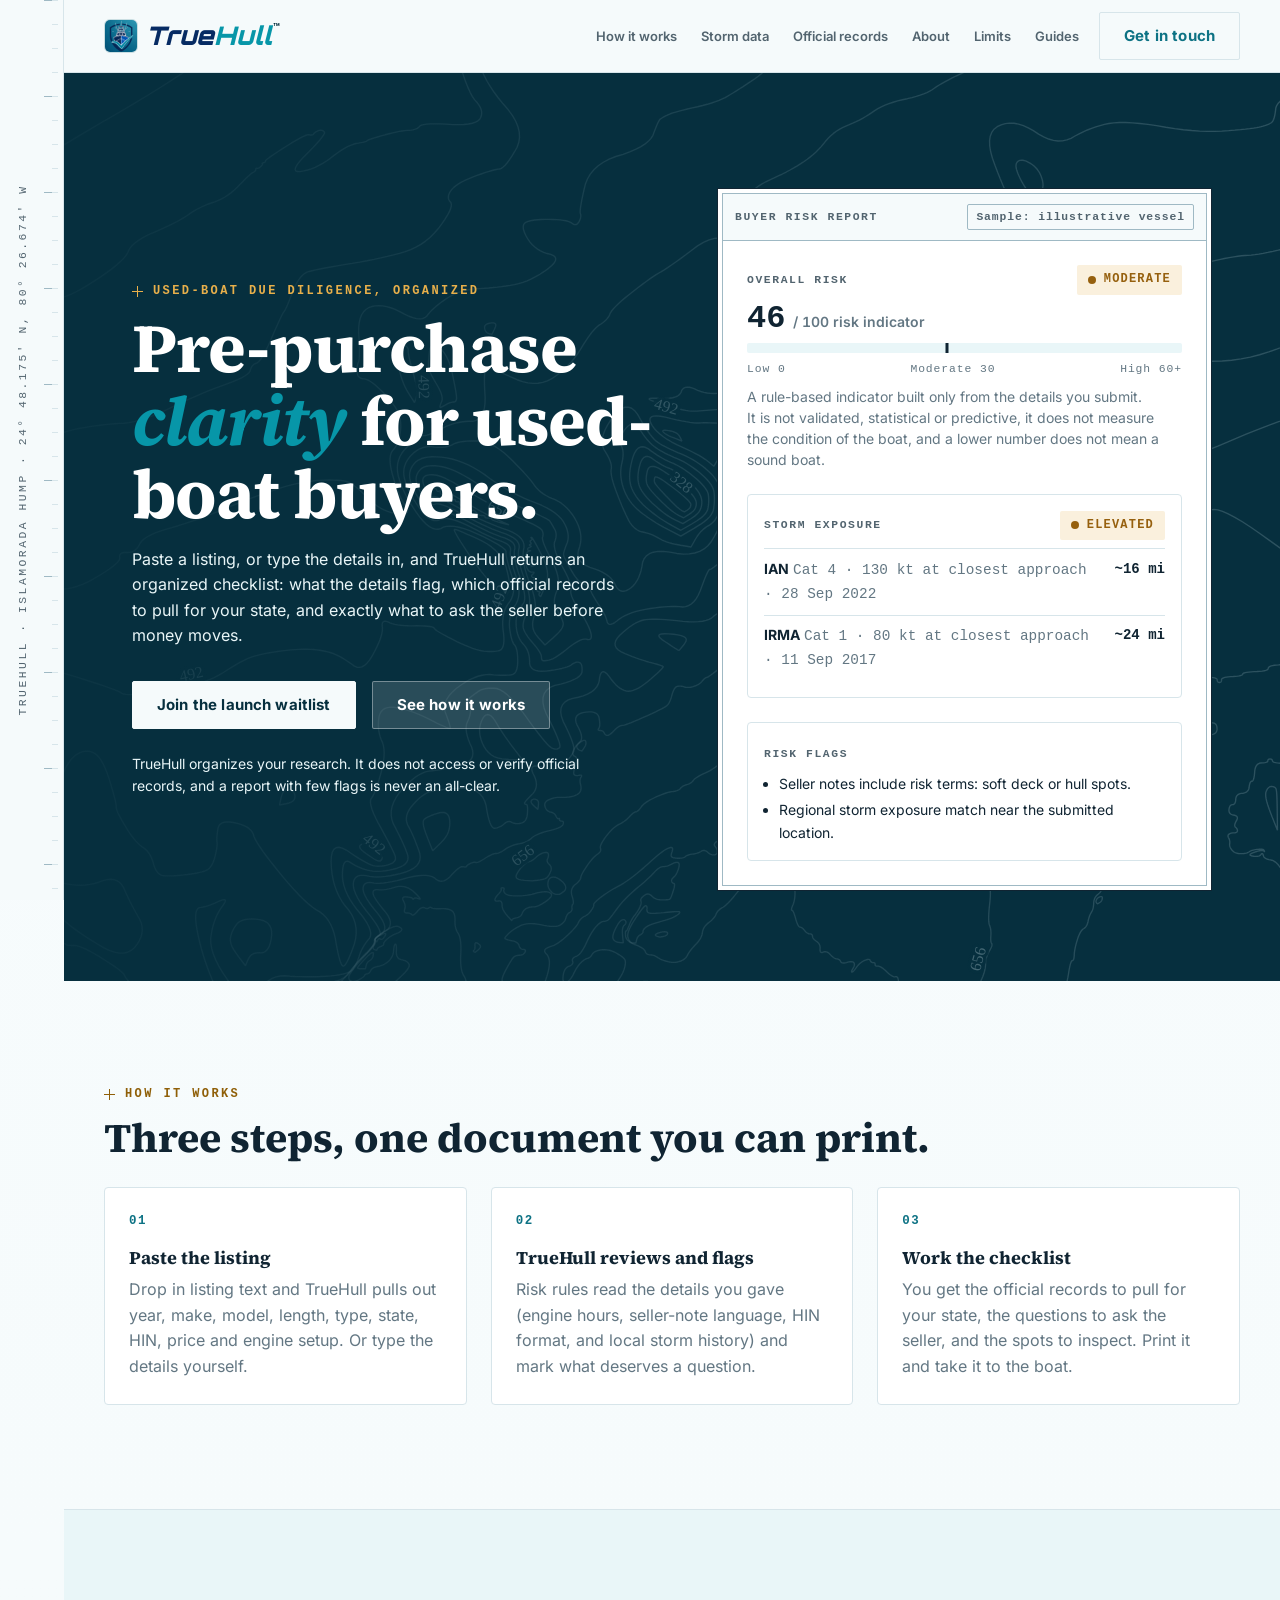
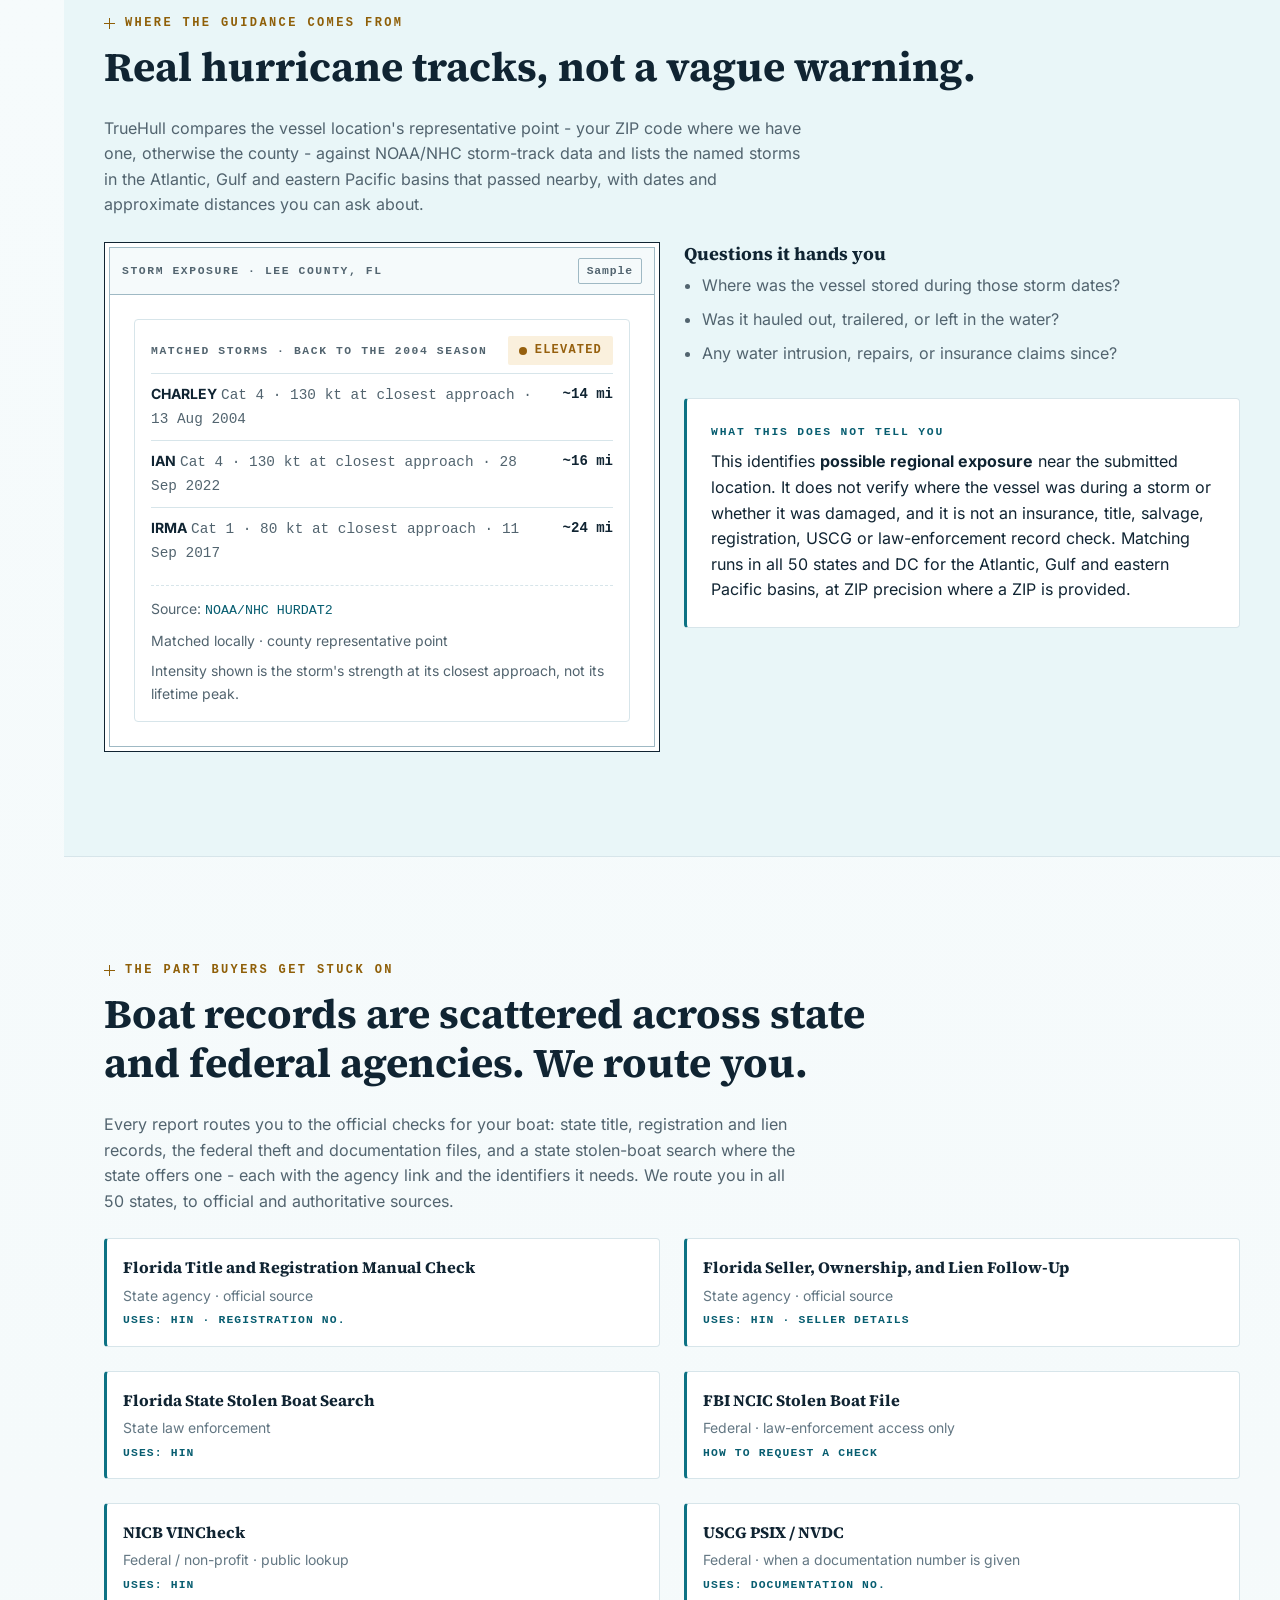
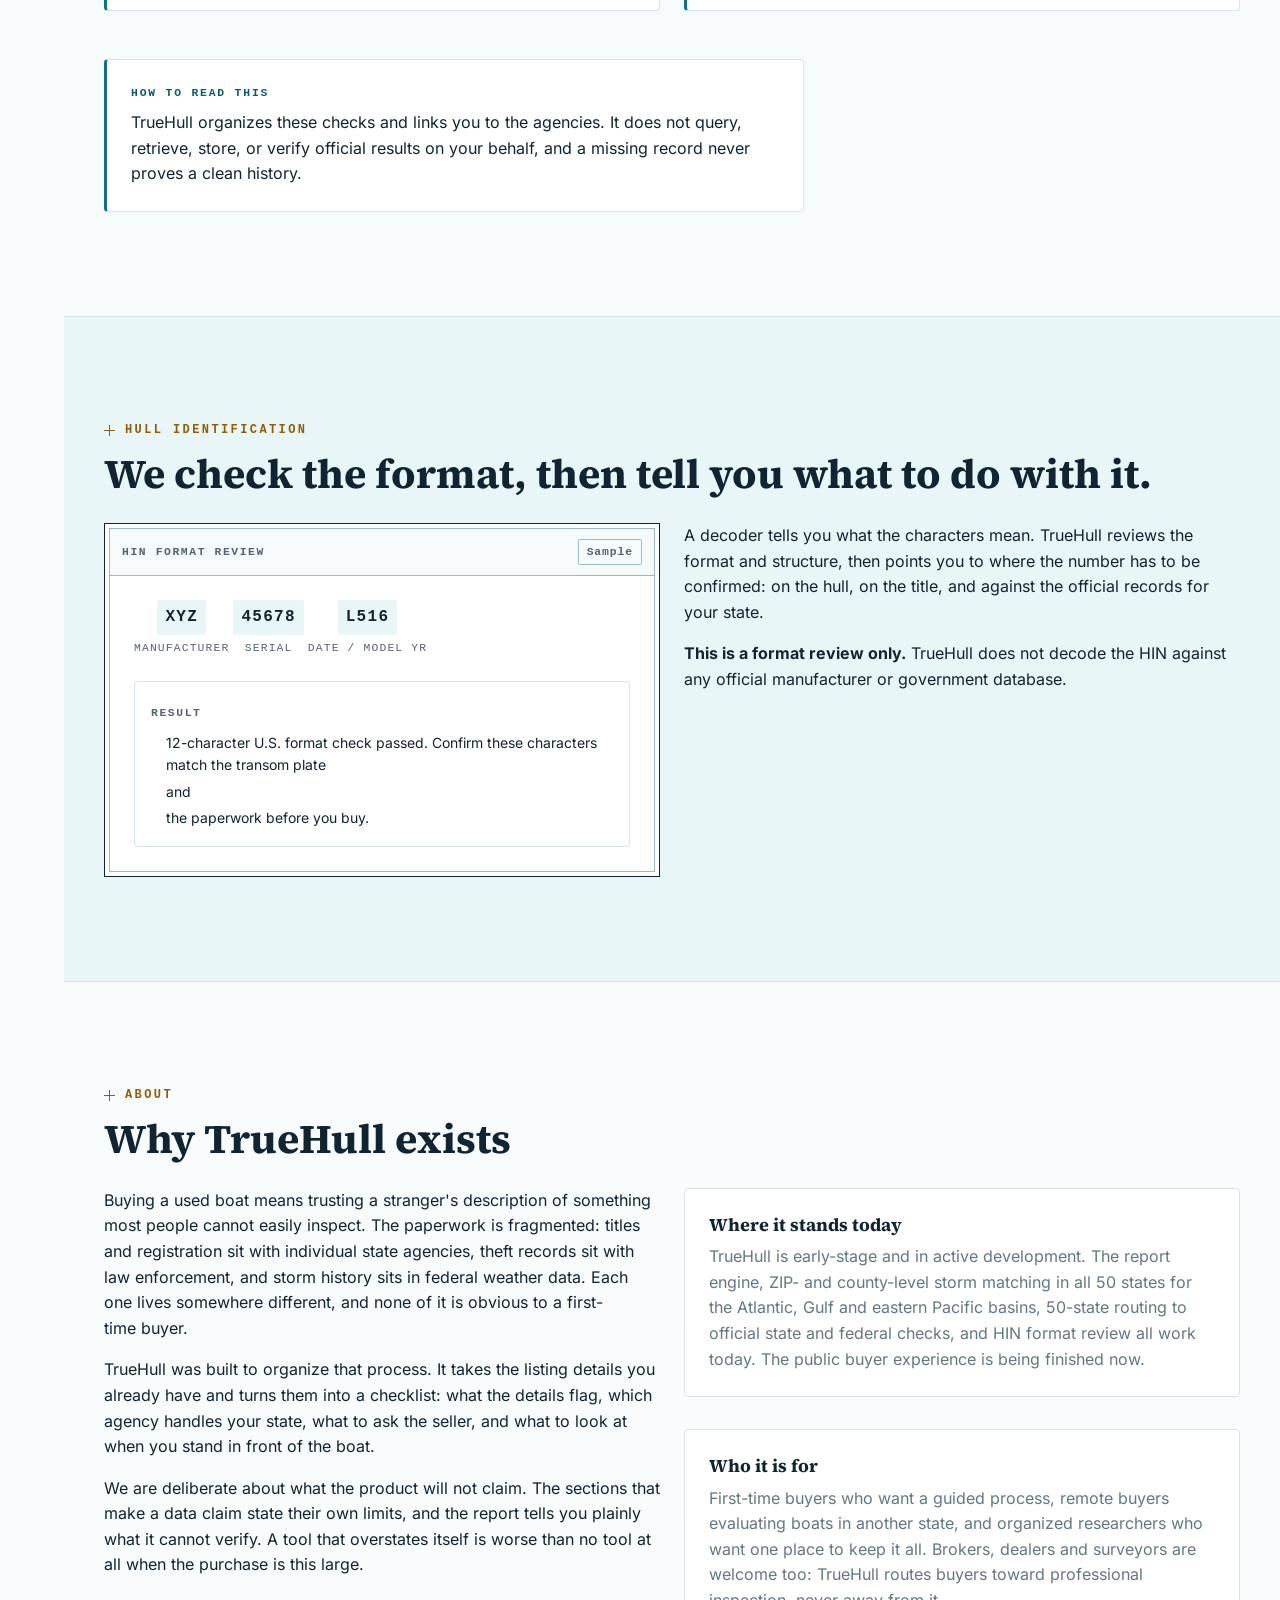
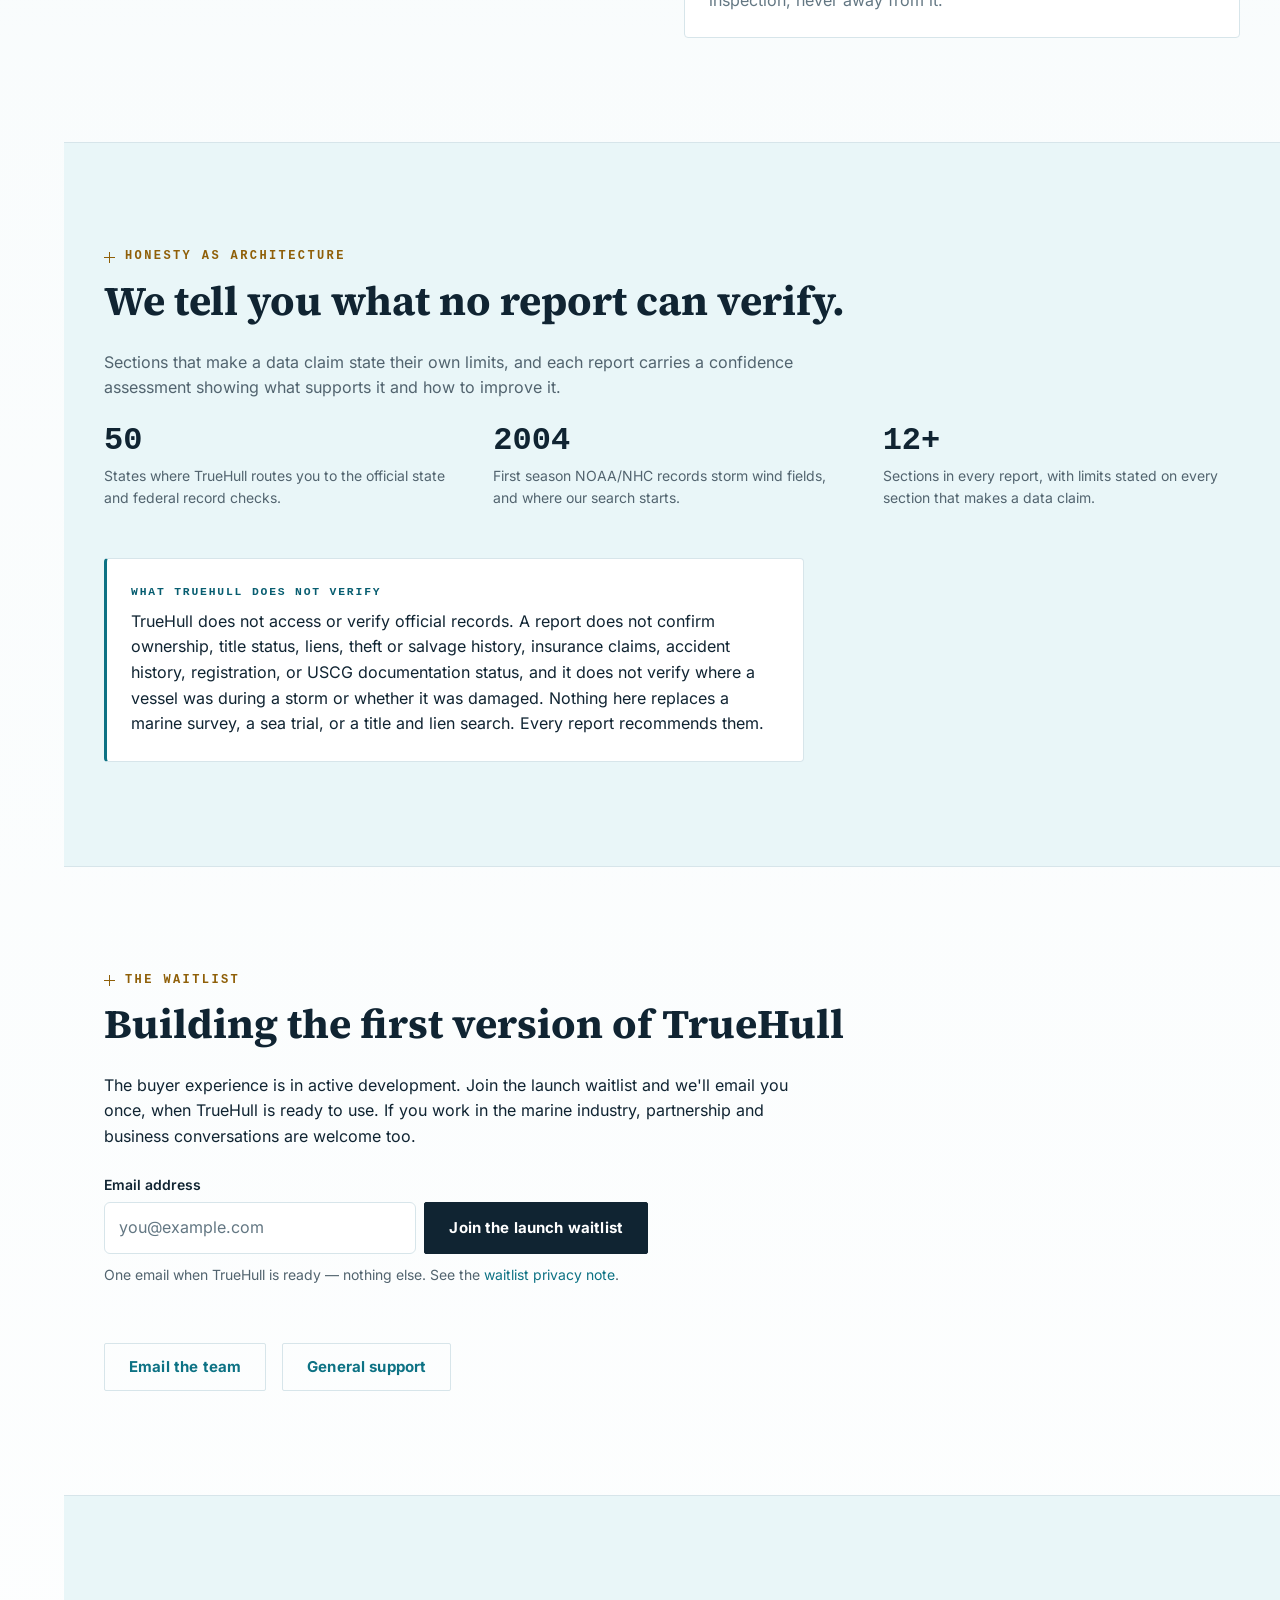
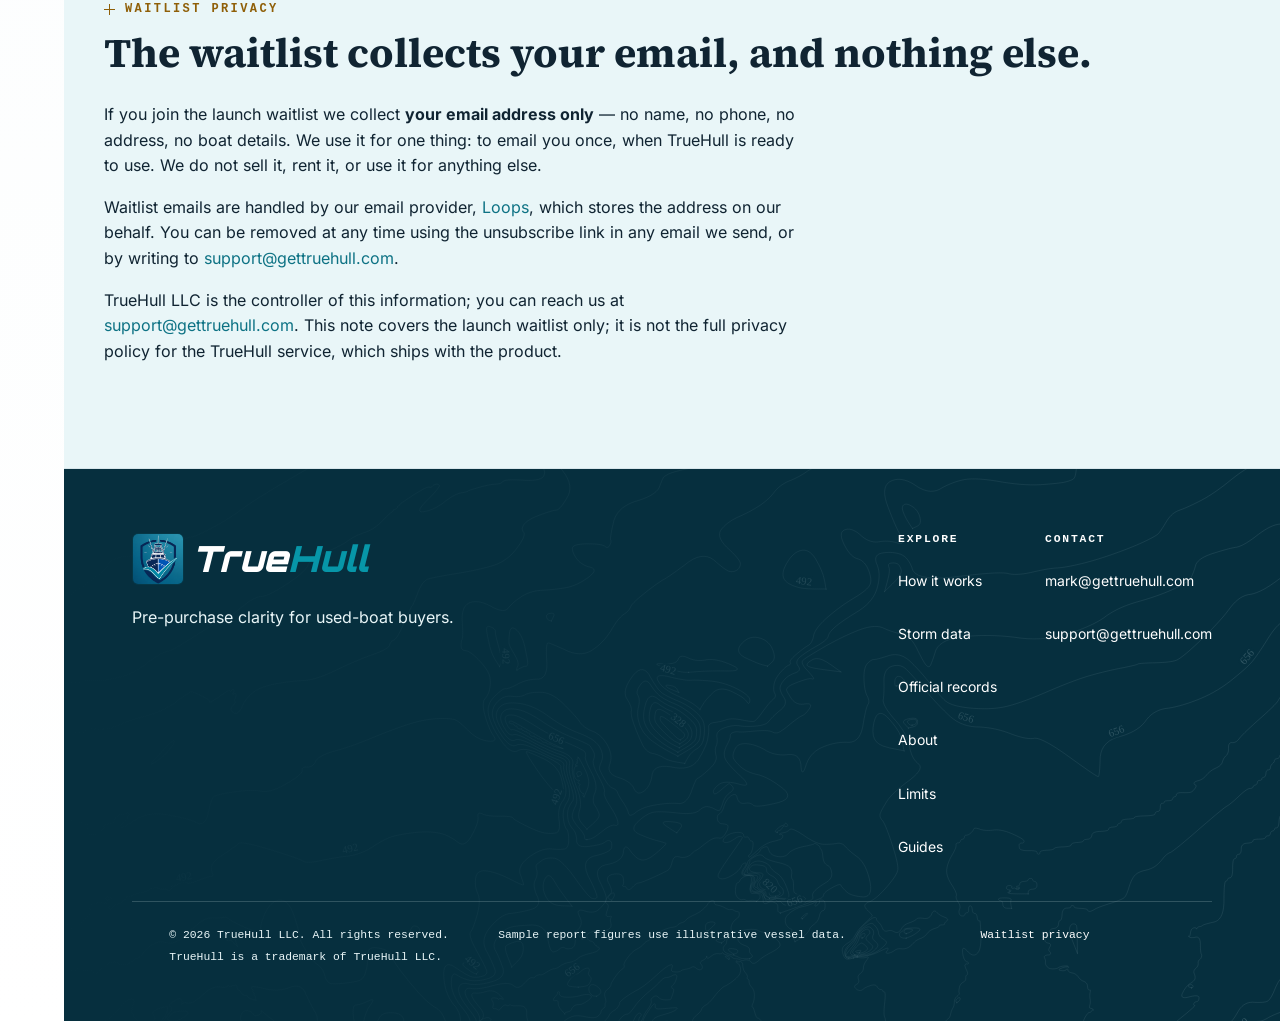
<file: public/index.html>
<!doctype html>
<html lang="en">
  <head>
    <meta charset="UTF-8" />
    <meta name="viewport" content="width=device-width, initial-scale=1.0" />
    <meta
      http-equiv="Content-Security-Policy"
      content="default-src 'self'; script-src 'self'; connect-src 'self' https://app.loops.so; form-action 'self' https://app.loops.so; img-src 'self'; style-src 'self'; font-src 'self'; base-uri 'self'; object-src 'none'"
    />
    <title>TrueHull | Pre-purchase clarity for used-boat buyers</title>
    <meta
      name="description"
      content="TrueHull turns a used-boat listing into an organized due-diligence checklist: risk flags, NOAA/NHC storm-exposure guidance for the Atlantic, Gulf and eastern Pacific basins, HIN format review, and the official records to check in all 50 states."
    />
    <meta name="theme-color" content="#062f3e" />
    <link rel="canonical" href="https://gettruehull.com/" />

    <meta property="og:title" content="TrueHull | Pre-purchase clarity for used-boat buyers" />
    <meta
      property="og:description"
      content="Turn a boat listing into an organized due-diligence checklist: what to verify, what to ask, and where the official records live."
    />
    <meta property="og:type" content="website" />
    <meta property="og:url" content="https://gettruehull.com/" />
    <meta
      property="og:image"
      content="https://gettruehull.com/assets/truehull-logo.webp"
    />

    <link rel="icon" href="assets/favicon.ico" sizes="any" />
    <link rel="icon" type="image/png" sizes="32x32" href="assets/favicon-32x32.png" />
    <link rel="icon" type="image/png" sizes="16x16" href="assets/favicon-16x16.png" />
    <link rel="apple-touch-icon" href="assets/apple-touch-icon.png" />

    <link
      rel="preload"
      href="assets/fonts/inter-latin-var.woff2"
      as="font"
      type="font/woff2"
      crossorigin
    />
    <link
      rel="preload"
      href="assets/fonts/source-serif-4-latin-700-normal.woff2"
      as="font"
      type="font/woff2"
      crossorigin
    />
    <link
      rel="preload"
      href="assets/fonts/orbitron-900-latin.woff2"
      as="font"
      type="font/woff2"
      crossorigin
    />
    <link rel="stylesheet" href="styles.css" />

    <script type="application/ld+json">
      {
        "@context": "https://schema.org",
        "@type": "Organization",
        "name": "TrueHull",
        "legalName": "TrueHull LLC",
        "url": "https://gettruehull.com/",
        "logo": "https://gettruehull.com/assets/truehull-logo.webp",
        "description": "TrueHull turns a used-boat listing into an organized due-diligence checklist: risk flags, storm-exposure guidance, HIN format review, and the official records to check.",
        "sameAs": [
          "https://www.instagram.com/gettruehull",
          "https://www.facebook.com/GetTrueHull",
          "https://x.com/gettruehull",
          "https://www.youtube.com/@TrueHull",
          "https://www.linkedin.com/company/truehull",
          "https://www.tiktok.com/@gettruehull"
        ]
      }
    </script>
    <script type="application/ld+json">
      {
        "@context": "https://schema.org",
        "@type": "WebSite",
        "name": "TrueHull",
        "url": "https://gettruehull.com/"
      }
    </script>
  </head>
  <body>
    <a class="skip-link" href="#main">Skip to content</a>

    <aside class="rail" aria-hidden="true"><span>TrueHull · Islamorada Hump · 24° 48.175′ N, 80° 26.674′ W</span></aside>

    <header class="site-header">
      <div class="site-header__inner">
        <a class="brand" href="#top" aria-label="TrueHull home">
          <img class="brand__mark" src="assets/truehull-mark.png" alt="" width="40" height="40" />
          <span class="brand__wordmark" aria-label="TrueHull">
            <span class="brand__true">True</span><span class="brand__hull">Hull</span><span class="brand-tm" aria-hidden="true">&trade;</span>
          </span>
        </a>
        <nav class="site-nav" aria-label="Primary">
          <button
            class="site-nav__toggle"
            type="button"
            aria-expanded="false"
            aria-controls="primary-menu"
          >
            Menu
          </button>
          <div class="site-nav__panel" id="primary-menu">
            <ul class="site-nav__list">
              <li><a class="site-nav__link" href="#how">How it works</a></li>
              <li><a class="site-nav__link" href="#storm">Storm data</a></li>
              <li><a class="site-nav__link" href="#records">Official records</a></li>
              <li><a class="site-nav__link" href="#about">About</a></li>
              <li><a class="site-nav__link" href="#limits">Limits</a></li>
              <li><a class="site-nav__link" href="/guides/">Guides</a></li>
            </ul>
            <a class="btn btn--secondary" href="#contact">Get in touch</a>
          </div>
        </nav>
      </div>
    </header>

    <main id="main">
      <span id="top"></span>

      <!-- ============ HERO: deep chart band (NOAA BlueTopo contours) ============ -->
      <section class="hero" aria-labelledby="hero-title">
        <div class="hero__inner">
          <div class="hero__grid">
            <div>
              <p class="eyebrow">Used-boat due diligence, organized</p>
              <h1 id="hero-title">Pre-purchase <em>clarity</em> for used-boat buyers.</h1>
              <p class="lede">
                Paste a listing, or type the details in, and TrueHull returns an organized
                checklist: what the details flag, which official records to pull for
                your state, and exactly what to ask the seller before money moves.
              </p>
              <div class="actions">
                <a class="btn btn--primary" href="#contact">Join the launch waitlist</a>
                <a class="btn btn--on-dark" href="#how">See how it works</a>
              </div>
              <p class="hero__note">
                TrueHull organizes your research. It does not access or verify official
                records, and a report with few flags is never an all-clear.
              </p>
            </div>

            <!-- Report preview -->
            <div class="report-shot">
              <div class="report-shot__bar">
                <span>Buyer risk report</span>
                <span class="sample-flag">Sample: illustrative vessel</span>
              </div>
              <div class="report-shot__body">
                <div>
                  <div class="rpt-block__head">
                    <span class="rpt-block__title">Overall risk</span>
                    <span class="risk-pill risk-pill--moderate">Moderate</span>
                  </div>
                  <div class="score">
                    <span class="score__value">46</span>
                    <span class="score__of">/ 100 risk indicator</span>
                  </div>
                  <div class="meter" role="img" aria-label="Risk indicator 46 of 100, moderate">
                    <span class="meter__needle meter__needle--sample"></span>
                  </div>
                  <div class="meter__scale">
                    <span>Low 0</span><span>Moderate 30</span><span>High 60+</span>
                  </div>
                  <p class="rpt-note">
                    A rule-based indicator built only from the details you submit.
                    It is not validated, statistical or predictive, it does not
                    measure the condition of the boat, and a lower number does not
                    mean a sound boat.
                  </p>
                </div>

                <div class="rpt-block">
                  <div class="rpt-block__head">
                    <span class="rpt-block__title">Storm exposure</span>
                    <span class="risk-pill risk-pill--moderate">Elevated</span>
                  </div>
                  <div class="storm-row">
                    <span>
                      <span class="storm-row__name">IAN</span>
                      <span class="storm-row__meta">Cat 4 · 130 kt at closest approach · 28 Sep 2022</span>
                    </span>
                    <span class="storm-row__dist">~16 mi</span>
                  </div>
                  <div class="storm-row">
                    <span>
                      <span class="storm-row__name">IRMA</span>
                      <span class="storm-row__meta">Cat 1 · 80 kt at closest approach · 11 Sep 2017</span>
                    </span>
                    <span class="storm-row__dist">~24 mi</span>
                  </div>
                </div>

                <div class="rpt-block">
                  <span class="rpt-block__title">Risk flags</span>
                  <ul class="rpt-list">
                    <li>Seller notes include risk terms: soft deck or hull spots.</li>
                    <li>Regional storm exposure match near the submitted location.</li>
                  </ul>
                </div>
              </div>
            </div>
          </div>
        </div>
      </section>

      <!-- ============ HOW IT WORKS ============ -->
      <section id="how" class="band" aria-labelledby="how-title">
        <div class="shell">
          <p class="eyebrow">How it works</p>
          <h2 id="how-title">Three steps, one document you can print.</h2>
          <div class="steps section__body">
            <div class="step">
              <h3>Paste the listing</h3>
              <p>
                Drop in listing text and TrueHull pulls out year, make, model, length,
                type, state, HIN, price and engine setup. Or type the details yourself.
              </p>
            </div>
            <div class="step">
              <h3>TrueHull reviews and flags</h3>
              <p>
                Risk rules read the details you gave (engine hours, seller-note
                language, HIN format, and local storm history) and mark
                what deserves a question.
              </p>
            </div>
            <div class="step">
              <h3>Work the checklist</h3>
              <p>
                You get the official records to pull for your state, the questions to
                ask the seller, and the spots to inspect. Print it and take it to the boat.
              </p>
            </div>
          </div>
        </div>
      </section>

      <!-- ============ STORM DATA ============ -->
      <section id="storm" class="band band--tint" aria-labelledby="storm-title">
        <div class="shell">
          <p class="eyebrow">Where the guidance comes from</p>
          <h2 id="storm-title">Real hurricane tracks, not a vague warning.</h2>
          <p class="lede section__body">
            TrueHull compares the vessel location's representative point - your ZIP
            code where we have one, otherwise the county - against NOAA/NHC storm-track
            data and lists the named storms in the Atlantic, Gulf and eastern
            Pacific basins that passed nearby, with dates and approximate
            distances you can ask about.
          </p>

          <div class="grid grid--2 section__body">
            <div class="report-shot">
              <div class="report-shot__bar">
                <span>Storm exposure · Lee County, FL</span>
                <span class="sample-flag">Sample</span>
              </div>
              <div class="report-shot__body">
                <div class="rpt-block">
                  <div class="rpt-block__head">
                    <span class="rpt-block__title">Matched storms · back to the 2004 season</span>
                    <span class="risk-pill risk-pill--moderate">Elevated</span>
                  </div>
                  <div class="storm-row">
                    <span><span class="storm-row__name">CHARLEY</span>
                      <span class="storm-row__meta">Cat 4 · 130 kt at closest approach · 13 Aug 2004</span></span>
                    <span class="storm-row__dist">~14 mi</span>
                  </div>
                  <div class="storm-row">
                    <span><span class="storm-row__name">IAN</span>
                      <span class="storm-row__meta">Cat 4 · 130 kt at closest approach · 28 Sep 2022</span></span>
                    <span class="storm-row__dist">~16 mi</span>
                  </div>
                  <div class="storm-row">
                    <span><span class="storm-row__name">IRMA</span>
                      <span class="storm-row__meta">Cat 1 · 80 kt at closest approach · 11 Sep 2017</span></span>
                    <span class="storm-row__dist">~24 mi</span>
                  </div>
                  <div class="source-stamp">
                    <span>Source: <code>NOAA/NHC HURDAT2</code></span>
                    <span>Matched locally · county representative point</span>
                    <span>Intensity shown is the storm's strength at its closest
                      approach, not its lifetime peak.</span>
                  </div>
                </div>
              </div>
            </div>

            <div class="stack--l">
              <div>
                <h3>Questions it hands you</h3>
                <ul class="q-list">
                  <li>Where was the vessel stored during those storm dates?</li>
                  <li>Was it hauled out, trailered, or left in the water?</li>
                  <li>Any water intrusion, repairs, or insurance claims since?</li>
                </ul>
              </div>
              <div class="trust-band">
                <span class="trust-band__label">What this does not tell you</span>
                <p>
                  This identifies <strong>possible regional exposure</strong> near the
                  submitted location. It does not verify where the vessel was
                  during a storm or whether it was damaged, and it is not an insurance,
                  title, salvage, registration, USCG or law-enforcement record check.
                  Matching runs in all 50 states and DC for the Atlantic, Gulf and
                  eastern Pacific basins, at ZIP precision where a ZIP is provided.
                </p>
              </div>
            </div>
          </div>
        </div>
      </section>

      <!-- ============ OFFICIAL RECORDS ============ -->
      <section id="records" class="band" aria-labelledby="records-title">
        <div class="shell">
          <p class="eyebrow">The part buyers get stuck on</p>
          <h2 id="records-title">Boat records are scattered across state and federal agencies. We route you.</h2>
          <p class="lede section__body">
            Every report routes you to the official checks for your boat: state title,
            registration and lien records, the federal theft and documentation files, and
            a state stolen-boat search where the state offers one - each with the agency
            link and the identifiers it needs. We route you in all 50 states, to official
            and authoritative sources.
          </p>

          <div class="grid grid--2 section__body">
            <div class="check-card">
              <span class="check-card__title">Florida Title and Registration Manual Check</span>
              <span class="check-card__agency">State agency · official source</span>
              <span class="check-card__ids">Uses: HIN · registration no.</span>
            </div>
            <div class="check-card">
              <span class="check-card__title">Florida Seller, Ownership, and Lien Follow-Up</span>
              <span class="check-card__agency">State agency · official source</span>
              <span class="check-card__ids">Uses: HIN · seller details</span>
            </div>
            <div class="check-card">
              <span class="check-card__title">Florida State Stolen Boat Search</span>
              <span class="check-card__agency">State law enforcement</span>
              <span class="check-card__ids">Uses: HIN</span>
            </div>
            <div class="check-card">
              <span class="check-card__title">FBI NCIC Stolen Boat File</span>
              <span class="check-card__agency">Federal · law-enforcement access only</span>
              <span class="check-card__ids">How to request a check</span>
            </div>
            <div class="check-card">
              <span class="check-card__title">NICB VINCheck</span>
              <span class="check-card__agency">Federal / non-profit · public lookup</span>
              <span class="check-card__ids">Uses: HIN</span>
            </div>
            <div class="check-card">
              <span class="check-card__title">USCG PSIX / NVDC</span>
              <span class="check-card__agency">Federal · when a documentation number is given</span>
              <span class="check-card__ids">Uses: documentation no.</span>
            </div>
          </div>

          <div class="trust-band section__band">
            <span class="trust-band__label">How to read this</span>
            <p>
              TrueHull organizes these checks and links you to the agencies. It does not
              query, retrieve, store, or verify official results on your behalf, and a
              missing record never proves a clean history.
            </p>
          </div>
        </div>
      </section>

      <!-- ============ HIN ============ -->
      <section class="band band--tint" aria-labelledby="hin-title">
        <div class="shell">
          <p class="eyebrow">Hull identification</p>
          <h2 id="hin-title">We check the format, then tell you what to do with it.</h2>
          <div class="grid grid--2 section__body">
            <div class="report-shot">
              <div class="report-shot__bar">
                <span>HIN format review</span>
                <span class="sample-flag">Sample</span>
              </div>
              <div class="report-shot__body">
                <div class="hin">
                  <span class="hin__seg">
                    <span class="hin__chars">XYZ</span>
                    <span class="hin__label">Manufacturer</span>
                  </span>
                  <span class="hin__seg">
                    <span class="hin__chars">45678</span>
                    <span class="hin__label">Serial</span>
                  </span>
                  <span class="hin__seg">
                    <span class="hin__chars">L516</span>
                    <span class="hin__label">Date / model yr</span>
                  </span>
                </div>
                <div class="rpt-block">
                  <span class="rpt-block__title">Result</span>
                  <p class="rpt-list">
                    12-character U.S. format check passed. Confirm these characters
                    match the transom plate <em>and</em> the paperwork before you buy.
                  </p>
                </div>
              </div>
            </div>
            <div class="prose">
              <p>
                A decoder tells you what the characters mean. TrueHull reviews the
                format and structure, then points you to where the number has to be
                confirmed: on the hull, on the title, and against the official records
                for your state.
              </p>
              <p>
                <strong>This is a format review only.</strong> TrueHull does not decode
                the HIN against any official manufacturer or government database.
              </p>
            </div>
          </div>
        </div>
      </section>

      <!-- ============ ABOUT ============ -->
      <section id="about" class="band" aria-labelledby="about-title">
        <div class="shell">
          <p class="eyebrow">About</p>
          <h2 id="about-title">Why TrueHull exists</h2>
          <div class="grid grid--2 section__body">
            <div class="prose">
              <p>
                Buying a used boat means trusting a stranger's description of
                something most people cannot easily inspect. The paperwork is
                fragmented: titles and registration sit with individual state
                agencies, theft records sit with law enforcement, and storm history
                sits in federal weather data. Each one lives somewhere different,
                and none of it is obvious to a first-time buyer.
              </p>
              <p>
                TrueHull was built to organize that process. It takes the listing
                details you already have and turns them into a checklist: what the
                details flag, which agency handles your state, what to ask the
                seller, and what to look at when you stand in front of the boat.
              </p>
              <p>
                We are deliberate about what the product will not claim. The
                sections that make a data claim state their own limits, and the
                report tells you plainly what it cannot verify. A tool that overstates itself is worse than
                no tool at all when the purchase is this large.
              </p>
            </div>
            <div class="stack--l">
              <div class="card">
                <h3>Where it stands today</h3>
                <p>
                  TrueHull is early-stage and in active development. The report
                  engine, ZIP- and county-level storm matching in all 50 states for
                  the Atlantic, Gulf and eastern Pacific basins, 50-state routing to
                  official state and federal checks, and HIN format review all work
                  today. The public buyer experience is being finished now.
                </p>
              </div>
              <div class="card">
                <h3>Who it is for</h3>
                <p>
                  First-time buyers who want a guided process, remote buyers
                  evaluating boats in another state, and organized researchers who
                  want one place to keep it all. Brokers, dealers and surveyors are
                  welcome too: TrueHull routes buyers toward professional
                  inspection, never away from it.
                </p>
              </div>
            </div>
          </div>
        </div>
      </section>

      <!-- ============ LIMITS ============ -->
      <section id="limits" class="band band--tint" aria-labelledby="limits-title">
        <div class="shell">
          <p class="eyebrow">Honesty as architecture</p>
          <h2 id="limits-title">We tell you what no report can verify.</h2>
          <p class="lede section__body">
            Sections that make a data claim state their own limits, and each report carries a confidence
            assessment showing what supports it and how to improve it.
          </p>

          <div class="stats section__body">
            <div class="stat">
              <div class="stat__value">50</div>
              <p class="stat__label">States where TrueHull routes you to the official state and federal record checks.</p>
            </div>
            <div class="stat">
              <div class="stat__value">2004</div>
              <p class="stat__label">First season NOAA/NHC records storm wind fields, and where our search starts.</p>
            </div>
            <div class="stat">
              <div class="stat__value">12+</div>
              <p class="stat__label">Sections in every report, with limits stated on every
              section that makes a data claim.</p>
            </div>
          </div>

          <div class="trust-band section__band">
            <span class="trust-band__label">What TrueHull does not verify</span>
            <p>
              TrueHull does not access or verify official records. A report does not
              confirm ownership, title status, liens, theft or salvage history,
              insurance claims, accident history, registration, or USCG documentation
              status, and it does not verify where a vessel was during a storm or
              whether it was damaged. Nothing here replaces a marine survey, a sea
              trial, or a title and lien search. Every report recommends them.
            </p>
          </div>
        </div>
      </section>

      <!-- ============ SAMPLE / CTA ============ -->
      <section id="contact" class="band" aria-labelledby="contact-title">
        <div class="shell">
          <p class="eyebrow">The waitlist</p>
          <h2 id="contact-title">Building the first version of TrueHull</h2>
          <div class="prose section__body">
            <p>
              The buyer experience is in active development. Join the launch waitlist and
              we'll email you once, when TrueHull is ready to use. If you work in the
              marine industry, partnership and business conversations are welcome too.
            </p>
          </div>

          <form
            class="waitlist section__body"
            id="waitlist-form"
            method="POST"
            action="https://app.loops.so/api/newsletter-form/cmskigf5j0c5f0j4g9tvqmt6j"
          >
            <label class="waitlist__label" for="waitlist-email">Email address</label>
            <div class="waitlist__row">
              <input
                class="waitlist__input"
                id="waitlist-email"
                type="email"
                name="email"
                autocomplete="email"
                inputmode="email"
                enterkeyhint="send"
                placeholder="you@example.com"
                required
              />
              <button class="btn btn--primary" type="submit">Join the launch waitlist</button>
            </div>
            <p class="waitlist__note">
              One email when TrueHull is ready — nothing else. See the
              <a href="#waitlist-privacy">waitlist privacy note</a>.
            </p>
            <p class="waitlist__status" id="waitlist-status" role="status" aria-live="polite"></p>
            <noscript>
              <p class="waitlist__note">
                To join the waitlist, email
                <a href="mailto:mark@gettruehull.com?subject=TrueHull%20launch%20waitlist">mark@gettruehull.com</a>.
              </p>
            </noscript>
          </form>

          <div class="actions">
            <a class="btn btn--secondary" href="mailto:mark@gettruehull.com?subject=TrueHull%20Inquiry"
              >Email the team</a
            >
            <a class="btn btn--secondary" href="mailto:support@gettruehull.com?subject=TrueHull%20Support"
              >General support</a
            >
          </div>
        </div>
      </section>

      <!-- ============ WAITLIST PRIVACY ============ -->
      <section id="waitlist-privacy" class="band band--tint" aria-labelledby="waitlist-privacy-title">
        <div class="shell">
          <p class="eyebrow">Waitlist privacy</p>
          <h2 id="waitlist-privacy-title">The waitlist collects your email, and nothing else.</h2>
          <div class="prose section__body">
            <p>
              If you join the launch waitlist we collect <strong>your email address only</strong> —
              no name, no phone, no address, no boat details. We use it for one thing: to email
              you once, when TrueHull is ready to use. We do not sell it, rent it, or use it for
              anything else.
            </p>
            <p>
              Waitlist emails are handled by our email provider,
              <a href="https://loops.so" rel="noopener noreferrer">Loops</a>, which stores the
              address on our behalf. You can be removed at any time using the unsubscribe link in
              any email we send, or by writing to
              <a href="mailto:support@gettruehull.com?subject=Waitlist%20removal">support@gettruehull.com</a>.
            </p>
            <p>
              TrueHull LLC is the controller of this information; you can reach us at
              <a href="mailto:support@gettruehull.com?subject=Waitlist%20privacy">support@gettruehull.com</a>.
              This note covers the launch waitlist only; it is not the full privacy policy for
              the TrueHull service, which ships with the product.
            </p>
          </div>
        </div>
      </section>
    </main>

    <footer class="site-footer">
      <div class="site-footer__inner">
        <div class="site-footer__top">
          <div>
            <a class="brand" href="#top" aria-label="TrueHull home">
              <img class="brand__mark" src="assets/truehull-mark.png" alt="" width="40" height="40" />
              <span class="brand__wordmark">
                <span class="brand__true">True</span><span class="brand__hull">Hull</span>
              </span>
            </a>
            <p class="site-footer__tagline">Pre-purchase clarity for used-boat buyers.</p>
          </div>
          <nav class="site-footer__nav" aria-label="Footer">
            <div class="site-footer__col">
              <h2>Explore</h2>
              <ul>
                <li><a href="#how">How it works</a></li>
                <li><a href="#storm">Storm data</a></li>
                <li><a href="#records">Official records</a></li>
                <li><a href="#about">About</a></li>
                <li><a href="#limits">Limits</a></li>
                <li><a href="/guides/">Guides</a></li>
              </ul>
            </div>
            <div class="site-footer__col">
              <h2>Contact</h2>
              <ul>
                <li><a href="mailto:mark@gettruehull.com?subject=TrueHull%20Inquiry">mark@gettruehull.com</a></li>
                <li><a href="mailto:support@gettruehull.com?subject=TrueHull%20Support">support@gettruehull.com</a></li>
              </ul>
            </div>
          </nav>
        </div>
        <div class="site-footer__bottom">
          <div class="site-footer__legal">
            <p>&copy; 2026 TrueHull LLC. All rights reserved.</p>
            <p>TrueHull is a trademark of TrueHull LLC.</p>
          </div>
          <p class="site-footer__privacy">Sample report figures use illustrative vessel data.</p>
          <p class="site-footer__privacy-link"><a href="#waitlist-privacy">Waitlist privacy</a></p>
        </div>
      </div>
    </footer>

    <script src="assets/site.js" defer></script>
  </body>
</html>
</file>
<file: public/styles.css>
/* ==========================================================================
   TrueHull — Chartroom v1.4 (the TrueHull design system)
   --------------------------------------------------------------------------
   Restyle of the interim marketing site onto Chartroom v1.4 (app repo
   design.md / design.html, 2026-08-10). The :root block below is the §9
   token block copied verbatim, followed by a small, clearly-marked set of
   landing-local tokens carrying the §2 interface + logotype font stacks that
   §9 does not itself tokenize. No colors, radii, type sizes, or block-level
   spacings exist outside the Chartroom tokens.

   v1.4 posture (design.md §10 divergences, all deliberate):
     - Ink is the action color: no colored CTA fills, no pills. Buttons are
       2px-radius ink rectangles; the on-deep primary fills with --foam.
     - The fix (crosshair + mono caps label) replaces the sans eyebrow.
     - Full-bleed banded sections (.band) with 1160px .shell, 104px rhythm,
       hairline separators, alternating --sky tint (tint bands remap --muted).
     - Flat until touched: surfaces carry hairline borders at rest; the
       --shadow-soft lift is earned on hover only.
     - Rectangular mono flag stamps (no pills).
     - Serif display headings; the hero display at --text-display (4.4rem).
     - Hero and footer are --deep bands carrying the NOAA BlueTopo Islamorada
       Hump contour SVG (real bathymetry as subtle background texture; U.S.
       federal public domain — no attribution). --deep is
       reserved for hero / footer / map chrome — never a mid-page theme.

   Zero external requests: all fonts and the hump SVG are self-hosted. The
   restyle changes zero copy.

   Section map:
     1. Fonts (self-hosted)
     2. Design tokens (:root)
     3. Reset + base
     4. Motion + a11y primitives
     5. Bands + layout primitives
     6. The fix + typographic helpers
     7. Components — skip link, navbar, brand, buttons, cards, flags,
        report preview, trust band, hero, waitlist, footer
     8. Print
   ========================================================================== */

/* ==========================================================================
   1. FONTS — self-hosted latin subsets (see public/assets/fonts/)
   ========================================================================== */

/* Inter: one variable file covers weights 400–800 — body, UI, nav, the fix. */
@font-face {
  font-family: "Inter";
  font-style: normal;
  font-weight: 400 800;
  font-display: swap;
  src: url("assets/fonts/inter-latin-var.woff2") format("woff2");
  unicode-range: U+0000-00FF, U+0131, U+0152-0153, U+02BB-02BC, U+02C6, U+02DA,
    U+02DC, U+0304, U+0308, U+0329, U+2000-206F, U+20AC, U+2122, U+2191, U+2193,
    U+2212, U+2215, U+FEFF, U+FFFD;
}

/* Source Serif 4 — the display voice (design.md §2). ALL headings, weight
   700. Two vendored faces: normal + italic (the italic sets the one-phrase
   hero accent; never synthesised). */
@font-face {
  font-family: "Source Serif 4";
  font-style: normal;
  font-weight: 700;
  font-display: swap;
  src: url("assets/fonts/source-serif-4-latin-700-normal.woff2") format("woff2");
}
@font-face {
  font-family: "Source Serif 4";
  font-style: italic;
  font-weight: 700;
  font-display: swap;
  src: url("assets/fonts/source-serif-4-latin-700-italic.woff2") format("woff2");
}

/* Orbitron 900 — brand wordmark only. Italic is synthesised (Orbitron ships
   no true italic), matching the shipped lockup. */
@font-face {
  font-family: "Orbitron";
  font-style: normal;
  font-weight: 900;
  font-display: swap;
  src: url("assets/fonts/orbitron-900-latin.woff2") format("woff2");
  unicode-range: U+0000-00FF, U+0131, U+0152-0153, U+02BB-02BC, U+02C6, U+02DA,
    U+02DC, U+0304, U+0308, U+0329, U+2000-206F, U+20AC, U+2122, U+2191, U+2193,
    U+2212, U+2215, U+FEFF, U+FFFD;
}

/* ==========================================================================
   2. DESIGN TOKENS
   ========================================================================== */

:root {
  /* ------------------------------------------------------------------ */
  /* Chartroom v1.4 token block — design.md §9, copied verbatim.        */
  /* ------------------------------------------------------------------ */
  /* text color */
  --ink: #102432; --muted: #637783; --muted-strong: #52646f;
  /* structure */
  --line: #d7e5ea; --surface: #ffffff; --foam: #f5fafb; --sky: #e9f6f8;
  /* brand */
  --water: #0d7284; --water-strong: #075d70; --deep: #062f3e;
  --brand-true: #062B63; --brand-true-on-deep: #ffffff;
  --brand-hull: #0796A8;
  --accent: #d99728; --accent-ink: #8f5f08; --sand-bright: #e8b04b;
  /* component state colors (v1.4: ink CTA ladder; amber CTA tokens retired) */
  --btn-hover: #1d3550; --btn-down: #0a1a26;
  --quiet-down: #dcf0f4; --input-hover-border: #9fb9c4;
  /* status */
  --success: #25735d; --success-tint: #e7f2ee;
  --warning: #b87511; --warning-ink: #96600e; --warning-tint: #faf0dd;
  --danger: #b43b31; --danger-tint: #f9ecea;
  /* charts: light surface, fixed order */
  --chart-1: #078ba3; --chart-2: #d99728; --chart-3: #4f5fd0;
  --chart-4: #c2467e; --chart-other: #8a97a3;
  /* charts: deep surface */
  --chart-dark-1: #2fa5bd; --chart-dark-2: #c28417;
  --chart-dark-3: #7b88e8; --chart-dark-4: #d4699a;
  /* type scale */
  --text-display-brand: clamp(4rem, 11vw, 7.5rem);
  --text-display: clamp(2.7rem, 5.4vw, 4.4rem);
  --text-h2-marketing: clamp(1.8rem, 4vw, 2.55rem);
  --text-h1: 1.9rem; --text-h2: 1.4rem; --text-h3: 1.125rem;
  --text-body: 1rem; --text-small: 0.875rem; --text-pill: 0.82rem;
  --text-micro: 0.78rem; --text-score: 2rem; --text-data: 0.9rem;
  /* spacing */
  --s-1: 4px; --s-2: 8px; --s-3: 12px; --s-4: 16px; --s-5: 24px;
  --s-6: 32px; --s-7: 48px; --s-8: 64px; --s-9: 96px;
  /* radius */
  --r-micro: 2px; --r-data: 4px; --r-small: 6px; --r-base: 8px;
  --r-feature: 12px; --r-pill: 999px;
  /* elevation */
  --shadow: 0 18px 48px rgba(6, 47, 62, 0.12);
  --shadow-soft: 0 10px 30px rgba(6, 47, 62, 0.08);
  /* motion */
  --motion-fast: 120ms; --motion-base: 180ms; --motion-panel: 240ms;
  --ease-decel: cubic-bezier(0.2, 0.6, 0.2, 1);
  /* families */
  --font-display: "Source Serif 4", Constantia, "Iowan Old Style",
    "Palatino Linotype", Georgia, "Times New Roman", serif;
  --mono: "JetBrains Mono", "Cascadia Code", Consolas, ui-monospace, monospace;

  /* ------------------------------------------------------------------ */
  /* Landing-local tokens — §9 is silent on these; per design.md's      */
  /* "match the existing idiom" rule they carry the §2 interface +      */
  /* logotype font stacks. No invented colors, radii, sizes, spacings.  */
  /* ------------------------------------------------------------------ */
  --font-sans: "Inter", ui-sans-serif, system-ui, -apple-system,
    BlinkMacSystemFont, "Segoe UI", Arial, sans-serif; /* §2 interface stack */
  --font-logo: "Orbitron", sans-serif;                 /* §2 logotype stack */
  --measure: 70ch;                                     /* §2 body measure  */
  --focus-ring-input: 3px solid rgba(15, 107, 124, 0.55); /* §5 input focus */
}

/* ==========================================================================
   3. RESET + BASE
   ========================================================================== */

*,
*::before,
*::after {
  box-sizing: border-box;
}

* {
  margin: 0;
}

html {
  scroll-behavior: smooth;
  -webkit-text-size-adjust: 100%;
  text-size-adjust: 100%;
}

body {
  /* §3 page gradient — subtle, never busy. */
  background: linear-gradient(180deg, #f7fcfd 0%, var(--foam) 42%, #ffffff 100%);
  color: var(--ink);
  font-family: var(--font-sans);
  font-size: var(--text-body);
  line-height: 1.6;
  font-synthesis: none; /* prefer true weights; wordmark opts back in below */
  -webkit-font-smoothing: antialiased;
  text-rendering: optimizeLegibility;
}

img,
svg,
picture,
video {
  display: block;
  max-width: 100%;
}

/* All headings take the display serif at 700 (design.md §2). Sentence case,
   natural tracking. */
h1,
h2,
h3,
h4 {
  font-family: var(--font-display);
  font-weight: 700;
  line-height: 1.2;
  color: var(--ink);
  text-wrap: balance;
}

h1 {
  font-size: var(--text-h2-marketing);
  line-height: 1.2;
}
h2 {
  font-size: var(--text-h2-marketing);
}
h3 {
  font-size: var(--text-h3);
  line-height: 1.3;
}
h4 {
  font-size: var(--text-h3);
}

p {
  text-wrap: pretty;
  max-width: var(--measure);
}

a {
  color: var(--water);
  text-decoration: none;
}

@media (hover: hover) {
  a:hover {
    text-decoration: underline;
    text-underline-offset: 0.15em;
  }
}

ul,
ol {
  padding-left: 1.15em;
}

small {
  font-size: var(--text-small);
}

strong {
  font-weight: 700;
}

hr {
  border: 0;
  border-top: 1px solid var(--line);
}

/* Keep any anchor target clear of the sticky navbar. */
:target {
  scroll-margin-top: 5rem;
}
.band:target {
  scroll-margin-top: 4.5rem;
}

/* ==========================================================================
   4. MOTION + ACCESSIBILITY PRIMITIVES
   ========================================================================== */

@media (prefers-reduced-motion: reduce) {
  html {
    scroll-behavior: auto;
  }
  *,
  *::before,
  *::after {
    animation-duration: 0.001ms !important;
    animation-iteration-count: 1 !important;
    transition-duration: 0.001ms !important;
    scroll-behavior: auto !important;
  }
  /* Lift/press transforms are neutralized per-selector in a reduced-motion
     block at the END of the file — placed after the button rules so source
     order wins (design.md §6). The skip-link's positioning transform is left
     intact (never a blanket * { transform: none }). */
}

/* Global focus treatment — §5 interactive default: 2px solid --water. */
:focus-visible {
  outline: 2px solid var(--water);
  outline-offset: 2px;
}

/* On deep bands a --water ring computes ~2.5:1 (invisible); use --sand-bright
   (7.24:1 on deep), per design.md §5. */
.hero :focus-visible,
.site-footer :focus-visible {
  outline-color: var(--sand-bright);
}

.visually-hidden {
  position: absolute !important;
  width: 1px;
  height: 1px;
  padding: 0;
  margin: -1px;
  overflow: hidden;
  clip: rect(0, 0, 0, 0);
  white-space: nowrap;
  border: 0;
}

/* ==========================================================================
   5. BANDS + LAYOUT PRIMITIVES (design.md §4/§4b)
   ========================================================================== */

/* Full-bleed bands with an inner shell; a hairline separates consecutive
   bands; alternating bands tint --sky and remap --muted → --muted-strong so
   inherited muted text keeps AA on the tint (5.57:1). */
.band {
  padding: clamp(64px, 9vw, 104px) clamp(18px, 4vw, 40px);
}
.band + .band {
  border-top: 1px solid var(--line);
}
.band--tint {
  background: var(--sky);
  --muted: var(--muted-strong);
}
.shell {
  max-width: 1160px;
  margin-inline: auto;
}

/* --- The chart-margin rail (design.md §4b) — a fixed 64px instrument ruler
   at ≥1240px: --foam ground, a 1px --line right border, graduated tick marks
   (96px majors, 24px minors as repeating gradients), and a rotated mono
   caption. aria-hidden chrome at z-index 5; content shifts right by the rail
   width. Below 1240px it disappears entirely — never a squeezed variant. --- */
.rail {
  position: fixed;
  left: 0;
  top: 0;
  bottom: 0;
  width: 64px;
  display: none;
  z-index: 5;
  border-right: 1px solid var(--line);
  background: repeating-linear-gradient(
        180deg,
        var(--input-hover-border) 0 1px,
        transparent 1px 96px
      )
      44px 0 / 8px 100% no-repeat,
    repeating-linear-gradient(180deg, var(--line) 0 1px, transparent 1px 24px)
      52px 0 / 6px 100% no-repeat,
    var(--foam);
}
.rail span {
  position: absolute;
  top: 50%;
  left: 14px;
  transform: rotate(180deg) translateY(50%);
  writing-mode: vertical-rl;
  font-family: var(--mono);
  font-size: 0.71rem;
  font-weight: 500;
  letter-spacing: 0.22em;
  color: var(--muted-strong);
  text-transform: uppercase;
  white-space: nowrap;
}
@media (min-width: 1240px) {
  .rail {
    display: block;
  }
  body {
    padding-left: 64px;
  }
}
@media print {
  .rail {
    display: none !important;
  }
}

/* Section rhythm inside a shell. */
.section__body {
  margin-top: var(--s-5);
}
.section__band {
  margin-top: var(--s-7);
}

.actions {
  display: flex;
  flex-wrap: wrap;
  gap: var(--s-4);
  margin-top: var(--s-6);
}

.q-list {
  color: var(--muted);
  margin-top: var(--s-2);
  display: grid;
  gap: var(--s-2);
}

.prose {
  max-width: var(--measure);
}
.prose > * + * {
  margin-top: var(--s-4);
}

.grid {
  display: grid;
  gap: var(--s-5);
}
@media (min-width: 640px) {
  .grid--2 {
    grid-template-columns: repeat(2, 1fr);
  }
}
@media (min-width: 900px) {
  .grid--3 {
    grid-template-columns: repeat(3, 1fr);
  }
}

.stack > * + * {
  margin-top: var(--s-4);
}
.stack--l > * + * {
  margin-top: var(--s-6);
}

/* ==========================================================================
   6. THE FIX + TYPOGRAPHIC HELPERS (design.md §2)
   ========================================================================== */

/* The fix — an 11px CSS crosshair (two 1px currentColor strokes) + a mono
   600 all-caps label, 0.75rem, 0.2em tracking, block-level flex, 10px gap to
   the heading. --accent-ink on light, --sand-bright on deep. */
.eyebrow {
  display: flex;
  align-items: center;
  gap: 10px;
  margin: 0 0 10px;
  font-family: var(--mono);
  font-size: 0.75rem;
  font-weight: 600;
  letter-spacing: 0.2em;
  text-transform: uppercase;
  color: var(--accent-ink);
}
.eyebrow::before {
  content: "";
  width: 11px;
  height: 11px;
  flex: none;
  background: linear-gradient(currentColor 0 0) center / 100% 1px no-repeat,
    linear-gradient(currentColor 0 0) center / 1px 100% no-repeat;
}
.hero .eyebrow,
.site-footer .eyebrow {
  color: var(--sand-bright);
}

.lede {
  color: var(--muted-strong);
  max-width: var(--measure);
}
.hero .lede {
  color: var(--sky);
}

/* ==========================================================================
   7. COMPONENTS
   ========================================================================== */

/* --- 7.1 Skip link --- */
.skip-link {
  position: absolute;
  left: var(--s-4);
  top: var(--s-4);
  z-index: 100;
  padding: 0.7rem 1.1rem;
  background: var(--deep);
  color: #fff;
  font-weight: 700;
  border-radius: var(--r-micro);
  transform: translateY(-150%);
  transition: transform var(--motion-base) var(--ease-decel);
}
.skip-link:focus {
  transform: translateY(0);
  text-decoration: none;
}

/* --- 7.2 Sticky navbar (design.md §4b — the instrument frame) --- */
.site-header {
  position: sticky;
  top: 0;
  z-index: 10;
  background: var(--foam);
  border-bottom: 1px solid var(--line);
}
.site-header__inner {
  display: flex;
  align-items: center;
  justify-content: space-between;
  gap: var(--s-5);
  min-height: 60px;
  padding: 12px clamp(18px, 4vw, 40px);
}

/* --- 7.3 Brand lockup --- */
.brand {
  display: inline-flex;
  align-items: center;
  gap: var(--s-2);
  color: var(--deep);
  flex: 0 0 auto;
  /* 44px touch target (design.md §0.6) without growing the bar: pad the hit
     area and pull it back with a negative margin (the nav-anchor trick). */
  padding-block: 5px;
  margin-block: -5px;
}
@media (hover: hover) {
  .brand:hover {
    text-decoration: none;
    opacity: 0.92;
  }
}
.brand__mark {
  width: 34px;
  height: 34px;
  border: 1px solid rgba(7, 93, 112, 0.18);
  border-radius: var(--r-small);
  flex: 0 0 auto;
}
.brand__wordmark {
  display: inline-flex;
  font-family: var(--font-logo);
  font-style: italic; /* synthesised oblique — matches shipped lockup */
  font-weight: 900;
  font-synthesis: style;
  line-height: 1;
  white-space: nowrap;
  font-size: clamp(1.3rem, 2vw, 1.6rem);
}
.brand__true {
  color: var(--brand-true);
}
.brand__hull {
  color: var(--brand-hull);
}
/* Trademark — rides the wordmark: 0.42em, upright, top-aligned, weight 700
   (design.md §1). aria-hidden; the accessible name stays "TrueHull". */
.brand-tm {
  align-self: flex-start;
  font-family: var(--font-sans);
  font-style: normal;
  font-weight: 700;
  font-size: 0.42em;
  line-height: 1;
  vertical-align: top;
  margin-left: 1px;
}

/* --- 7.4 Navigation ---
   Progressive enhancement: without JS the menu is simply visible; site.js
   collapses it below 900px and wires the toggle. Desktop anchors carry the
   44px hit-area trick (padding 14px 4px; margin -14px 0). */
.site-nav {
  margin: 0;
}
.site-nav__toggle {
  display: none; /* revealed by JS on small screens only */
  align-items: center;
  gap: 0.5em;
  min-height: 44px;
  padding: 0.55rem 0.9rem;
  touch-action: manipulation;
  font: inherit;
  font-weight: 600;
  color: var(--ink);
  background: var(--surface);
  border: 1px solid var(--line);
  border-radius: var(--r-micro);
  cursor: pointer;
}
.site-nav__panel {
  display: flex;
  align-items: center;
  flex-wrap: wrap;
  gap: var(--s-4);
}
.site-nav__list {
  display: flex;
  align-items: center;
  flex-wrap: wrap;
  gap: var(--s-4);
  list-style: none;
  padding: 0;
  margin: 0;
}
.site-nav__link {
  display: inline-block;
  font-size: 0.8125rem;
  font-weight: 600;
  color: var(--muted-strong);
  padding: 14px 4px;
  margin: -14px 0;
}
@media (hover: hover) {
  .site-nav__link:hover {
    color: var(--ink);
    text-decoration: none;
  }
}
.site-nav__link[aria-current="page"] {
  color: var(--ink);
}

/* Small screens, JS active: collapse the panel behind the toggle. */
@media (max-width: 899px) {
  .js .site-nav__toggle {
    display: inline-flex;
  }
  .js .site-nav__panel {
    display: none;
    position: absolute;
    left: 0;
    right: 0;
    top: 100%;
    flex-direction: column;
    align-items: stretch;
    gap: var(--s-2);
    padding: var(--s-4) clamp(18px, 4vw, 40px) var(--s-6);
    background: var(--foam);
    border-bottom: 1px solid var(--line);
    box-shadow: var(--shadow-soft);
    /* Cap to the space beneath the header and scroll internally — the panel is
       absolute in the sticky header, so a short/landscape viewport once left
       its last item unreachable. `100%` resolves against the header height. */
    max-height: calc(100vh - 100%);
    max-height: calc(100dvh - 100%);
    overflow-y: auto;
    overscroll-behavior: contain;
  }
  .js .site-nav[data-open="true"] .site-nav__panel {
    display: flex;
  }
  .site-nav__list {
    flex-direction: column;
    align-items: stretch;
  }
  .site-nav__link {
    padding: 0.7rem 0;
    margin: 0;
  }
}

/* --- 7.5 Buttons — ink is the action color (design.md §5, v1.4) ---
   No colored CTA fills, no pills: 2px radius, 700, 0.9375rem, 48px, ink fill.
   The on-deep primary fills with --foam (an ink fill vanishes on deep). */
.btn {
  display: inline-flex;
  align-items: center;
  justify-content: center;
  gap: 0.5em;
  min-height: 48px;
  padding: 12px 24px;
  border: 1px solid transparent;
  border-radius: var(--r-micro);
  touch-action: manipulation;
  font-family: var(--font-sans);
  font-size: 0.9375rem;
  font-weight: 700;
  letter-spacing: 0.01em;
  line-height: 1.1;
  text-align: center;
  cursor: pointer;
  transition: background-color var(--motion-fast) var(--ease-decel),
    border-color var(--motion-fast) var(--ease-decel),
    color var(--motion-fast) var(--ease-decel),
    box-shadow var(--motion-base) var(--ease-decel),
    transform var(--motion-base) var(--ease-decel);
}
.btn:hover {
  text-decoration: none;
}
/* The press — the one CSS tap confirmation (design.md §5), not gated. */
.btn:active {
  transform: translateY(1px);
}

/* Primary (on light) — ink fill, white text (15.9:1). */
.btn--primary {
  background: var(--ink);
  color: #fff;
  border-color: var(--ink);
}
@media (hover: hover) {
  .btn--primary:hover {
    background: var(--btn-hover);
    border-color: var(--btn-hover);
    transform: translateY(-1px);
  }
}
.btn--primary:active {
  background: var(--btn-down);
  border-color: var(--btn-down);
  transform: translateY(1px);
}
.btn--primary:focus-visible {
  background: var(--btn-hover);
  border-color: var(--btn-hover);
  outline: 2px solid var(--water);
  outline-offset: 2px;
}
/* Disabled rung (design.md §5 / design.html) — the waitlist submit button is
   set disabled by site.js during the Loops fetch, so this state is reachable. */
.btn--primary:disabled {
  background: var(--line);
  color: var(--muted);
  border-color: var(--line);
  cursor: default;
  transform: none;
}

/* Primary on the deep hero — foam fill, deep text (13.44:1). */
.hero .btn--primary {
  background: var(--foam);
  color: var(--deep);
  border-color: var(--foam);
}
@media (hover: hover) {
  .hero .btn--primary:hover {
    background: #fff;
    border-color: #fff;
  }
}
.hero .btn--primary:active {
  background: var(--sky);
  border-color: var(--sky);
}
.hero .btn--primary:focus-visible {
  background: #fff;
  border-color: #fff;
  outline: 2px solid var(--sand-bright);
}

/* Secondary on deep — the shipped translucent-white ladder. */
.btn--on-dark {
  background: rgba(255, 255, 255, 0.14);
  color: #fff;
  border-color: rgba(255, 255, 255, 0.36);
}
@media (hover: hover) {
  .btn--on-dark:hover {
    background: rgba(255, 255, 255, 0.22);
    border-color: rgba(255, 255, 255, 0.36);
  }
}
.btn--on-dark:active {
  background: rgba(255, 255, 255, 0.28);
}
.btn--on-dark:focus-visible {
  background: rgba(255, 255, 255, 0.22);
  outline: 2px solid var(--sand-bright);
}

/* Quiet (on light) — transparent, hairline border, water text. */
.btn--secondary {
  background: transparent;
  color: var(--water);
  border-color: var(--line);
}
@media (hover: hover) {
  .btn--secondary:hover {
    background: var(--sky);
  }
}
.btn--secondary:active {
  background: var(--quiet-down);
}
.btn--secondary:focus-visible {
  background: var(--sky);
  outline: 2px solid var(--water);
  outline-offset: 2px;
}

.btn--block {
  width: 100%;
}

/* --- 7.6 Cards (design.md §5, v1.4) — flat at rest, 4px radius --- */
.card {
  background: var(--surface);
  border: 1px solid var(--line);
  border-radius: var(--r-data);
  padding: var(--s-5);
}
.card h3 {
  margin-bottom: var(--s-2);
}
.card p {
  color: var(--muted);
}

/* --- 7.7 Trust band — limitations as a first-class component, never fine
   print. A calm bordered well with a mono guidance label. --- */
.trust-band {
  background: var(--surface);
  border: 1px solid var(--line);
  border-left: 3px solid var(--water);
  border-radius: var(--r-data);
  padding: var(--s-5);
  color: var(--ink);
  max-width: var(--measure);
}
.trust-band__label {
  display: block;
  font-family: var(--mono);
  font-size: 0.71rem;
  font-weight: 600;
  letter-spacing: 0.16em;
  text-transform: uppercase;
  color: var(--water-strong);
  margin-bottom: var(--s-2);
}

/* --- 7.8 The fix voice on deep is set above; hero + footer follow --- */

/* --- 7.9 Hero — --deep band carrying the NOAA BlueTopo Islamorada Hump
   contour SVG, under a bottom scrim so the trailing type never contests the
   chart art (real bathymetry shown as subtle background texture, not a
   navigational chart). The background lives on the band element; --deep is
   reserved for hero/footer. */
.hero {
  position: relative;
  background-color: var(--deep);
  background-image: linear-gradient(
      90deg,
      rgba(6, 47, 62, 0.88) 0%,
      rgba(6, 47, 62, 0.58) 42%,
      rgba(6, 47, 62, 0.12) 100%
    ),
    url("assets/islamorada-hump-contours.svg");
  background-size: cover;
  background-repeat: no-repeat;
  background-position: center;
  color: #fff;
}
.hero__inner {
  position: relative;
  z-index: 1;
  max-width: 1160px;
  margin-inline: auto;
  padding: clamp(64px, 9vw, 120px) clamp(18px, 4vw, 40px) clamp(56px, 7vw, 96px);
}
.hero__grid {
  display: grid;
  gap: var(--s-7);
}
@media (min-width: 1000px) {
  .hero__grid {
    grid-template-columns: minmax(0, 1fr) minmax(0, 0.95fr);
    gap: var(--s-8);
    align-items: center;
  }
}
.hero h1 {
  color: #fff;
  font-size: var(--text-display);
  line-height: 1.06;
  letter-spacing: -0.015em;
  max-width: 17ch;
  margin: 0 0 var(--s-4);
}
/* The one-phrase italic-accent (design.md §2) — serif italic, --brand-hull on
   deep (4.00:1 large-text; the headline is display-scale). */
.hero h1 em {
  font-style: italic;
  color: var(--brand-hull);
}
.hero__note {
  margin-top: var(--s-5);
  color: var(--sky);
  font-size: var(--text-small);
  max-width: 52ch;
}

/* ==========================================================================
   9. PRODUCT PREVIEW COMPONENTS (the report vocabulary, v1.4-toned)
   --------------------------------------------------------------------------
   Flat, hairline-bordered, mono data, rectangular flag stamps. All data
   rendered through these is illustrative and carries a visible sample label.
   ========================================================================== */

.report-shot {
  background: var(--surface);
  color: var(--ink);
  /* The survey-certificate plate (design.md §5): a double rule — outer 1px
     --ink neatline, a 5px gutter, then an inner 1px --input-hover-border rule
     drawn with a negative-offset outline (an outline prints, unlike a
     box-shadow, so the inner rule survives print like the certificate's). */
  border: 1px solid var(--ink);
  border-radius: 0;
  padding: 5px;
  outline: 1px solid var(--input-hover-border);
  outline-offset: -6px;
  text-align: left;
}
.report-shot__bar {
  display: flex;
  align-items: center;
  justify-content: space-between;
  flex-wrap: wrap;
  gap: var(--s-2);
  padding: 10px 12px;
  background: var(--foam);
  border-bottom: 1px solid var(--input-hover-border); /* the plate-head rule (§5) */
  font-family: var(--mono);
  font-size: 0.71rem;
  font-weight: 600;
  letter-spacing: 0.14em;
  text-transform: uppercase;
  color: var(--muted-strong);
}
.sample-flag {
  display: inline-flex;
  align-items: center;
  gap: 0.45em;
  padding: 3px 8px;
  border-radius: var(--r-micro);
  border: 1px solid var(--input-hover-border);
  background: transparent;
  color: var(--muted-strong);
  font-family: var(--mono);
  font-size: 0.71rem;
  letter-spacing: 0.08em;
  text-transform: none;
}
.report-shot__body {
  padding: var(--s-5);
  display: grid;
  gap: var(--s-5);
}
.rpt-note {
  margin-top: var(--s-2);
  font-size: var(--text-small);
  line-height: 1.5;
  color: var(--muted);
}
.rpt-list {
  margin: var(--s-2) 0 0;
  padding-left: 1.1em;
  font-size: var(--text-small);
  display: grid;
  gap: var(--s-1);
}
.rpt-block {
  border: 1px solid var(--line);
  border-radius: var(--r-data);
  padding: var(--s-4);
  background: var(--surface);
}
.rpt-block__head {
  display: flex;
  align-items: center;
  justify-content: space-between;
  flex-wrap: wrap;
  gap: var(--s-2);
  margin-bottom: var(--s-2);
}
.rpt-block__title {
  font-family: var(--mono);
  font-size: 0.71rem;
  font-weight: 600;
  letter-spacing: 0.14em;
  text-transform: uppercase;
  color: var(--muted-strong);
}

/* --- Flags — rectangular mono stamps (design.md §5, v1.4) --- */
.risk-pill {
  display: inline-flex;
  align-items: center;
  gap: 8px;
  padding: 5px 11px;
  border-radius: var(--r-micro);
  font-family: var(--mono);
  font-size: 0.75rem;
  font-weight: 600;
  letter-spacing: 0.1em;
  text-transform: uppercase;
  background: var(--sky);
  color: var(--deep);
}
.risk-pill::before {
  content: "";
  width: 8px;
  height: 8px;
  border-radius: 50%;
  background: currentColor;
  flex: 0 0 auto;
}
.risk-pill--low {
  background: var(--success-tint);
  color: var(--success);
}
.risk-pill--moderate {
  background: var(--warning-tint);
  color: var(--warning-ink);
}
.risk-pill--high {
  background: var(--danger-tint);
  color: var(--danger);
}

/* --- Score + meter — the meter fills in INK, never a status color --- */
.score {
  display: flex;
  align-items: baseline;
  gap: var(--s-2);
  font-variant-numeric: tabular-nums;
}
.score__value {
  font-family: var(--mono);
  font-size: var(--text-score);
  font-weight: 700;
  line-height: 1;
}
.score__of {
  color: var(--muted);
  font-size: var(--text-small);
  font-weight: 600;
}
.meter {
  height: 10px;
  border-radius: var(--r-micro);
  background: var(--sky);
  position: relative;
  margin-top: var(--s-2);
  overflow: hidden;
}
.meter__needle {
  position: absolute;
  top: 0;
  bottom: 0;
  width: 3px;
  background: var(--ink);
  transform: translateX(-50%);
}
.meter__needle--sample {
  left: 46%;
}
.meter__scale {
  display: flex;
  justify-content: space-between;
  margin-top: 7px;
  font-family: var(--mono);
  font-size: 0.71rem;
  color: var(--muted);
  letter-spacing: 0.08em;
  font-variant-numeric: tabular-nums;
}

/* --- Storm rows — meta + distance are data (mono) --- */
.storm-row {
  display: grid;
  grid-template-columns: 1fr auto;
  gap: var(--s-1) var(--s-4);
  padding: 0.55rem 0;
  border-top: 1px solid var(--line);
  font-size: var(--text-small);
}
.storm-row:first-of-type {
  border-top: 0;
}
.storm-row__name {
  font-weight: 700;
}
.storm-row__meta {
  color: var(--muted);
  font-family: var(--mono);
  font-size: var(--text-data);
  font-variant-numeric: tabular-nums;
}
.storm-row__dist {
  font-family: var(--mono);
  font-weight: 700;
  font-variant-numeric: tabular-nums;
  text-align: right;
  white-space: nowrap;
}

/* --- Source stamp — every dataset names itself --- */
.source-stamp {
  display: flex;
  flex-wrap: wrap;
  gap: var(--s-2) var(--s-4);
  margin-top: var(--s-3);
  padding-top: var(--s-3);
  border-top: 1px dashed var(--line);
  font-size: var(--text-small);
  color: var(--muted);
}
.source-stamp code {
  font-family: var(--mono);
  font-size: 0.95em;
  color: var(--water-strong);
}

/* --- Official-record check card --- */
.check-card {
  display: grid;
  gap: var(--s-1);
  padding: var(--s-4);
  border: 1px solid var(--line);
  border-left: 3px solid var(--water);
  border-radius: var(--r-data);
  background: var(--surface);
}
.check-card__title {
  font-family: var(--font-display);
  font-weight: 700;
  font-size: var(--text-body);
}
.check-card__agency {
  font-size: var(--text-small);
  color: var(--muted);
}
.check-card__ids {
  font-family: var(--mono);
  font-size: 0.71rem;
  color: var(--water-strong);
  font-weight: 600;
  letter-spacing: 0.1em;
  text-transform: uppercase;
}

/* --- HIN decode — the canonical mono identifier --- */
.hin {
  display: flex;
  flex-wrap: wrap;
  gap: var(--s-1);
  font-variant-numeric: tabular-nums;
}
.hin__seg {
  display: grid;
  gap: var(--s-1);
  justify-items: center;
}
.hin__chars {
  font-family: var(--mono);
  font-weight: 700;
  font-size: var(--text-body);
  letter-spacing: 0.08em;
  padding: 0.3rem 0.5rem;
  border-radius: var(--r-micro);
  background: var(--sky);
  color: var(--ink);
}
.hin__label {
  font-family: var(--mono);
  font-size: 0.71rem;
  text-transform: uppercase;
  letter-spacing: 0.1em;
  color: var(--muted-strong);
}

/* --- Numbered process steps — the kicker speaks mono (design.md §5) --- */
.steps {
  display: grid;
  gap: var(--s-5);
  counter-reset: step;
}
@media (min-width: 860px) {
  .steps {
    grid-template-columns: repeat(3, 1fr);
  }
}
/* Numbered feature cards (design.md §5): a flat --surface card with the mono
   kicker (--water 700, --text-micro, 14px below-gap) → serif heading → body.
   Not interactive (not link targets), so no hover lift / active state. */
.step {
  counter-increment: step;
  background: var(--surface);
  border: 1px solid var(--line);
  border-radius: var(--r-data);
  padding: var(--s-5);
}
.step::before {
  content: counter(step, decimal-leading-zero);
  display: block;
  font-family: var(--mono);
  font-size: var(--text-micro);
  font-weight: 700;
  letter-spacing: 0.12em;
  color: var(--water);
  margin-bottom: 14px;
}
.step h3 {
  margin-bottom: var(--s-2);
}
/* Body sits on the white card surface — --muted is legible here (4.67:1). */
.step p {
  color: var(--muted);
}

/* --- Coverage stats (mid-page light band; numerals are mono ink) --- */
.stats {
  display: grid;
  gap: var(--s-6);
  grid-template-columns: repeat(auto-fit, minmax(180px, 1fr));
}
.stat__value {
  font-family: var(--mono);
  font-size: var(--text-score);
  font-weight: 700;
  line-height: 1;
  color: var(--ink);
  font-variant-numeric: tabular-nums;
}
.stat__label {
  margin-top: var(--s-2);
  font-size: var(--text-small);
  color: var(--muted);
}

/* ==========================================================================
   7b. WAITLIST FORM (design.md §5 inputs)
   ========================================================================== */

.waitlist {
  max-width: 34rem;
}
.waitlist__label {
  display: block;
  font-size: var(--text-small);
  font-weight: 600;
  margin-bottom: 0.4rem;
  color: var(--ink);
}
.waitlist__row {
  display: flex;
  flex-wrap: wrap;
  gap: var(--s-2);
}
@media (max-width: 30rem) {
  .waitlist__row .btn {
    flex: 1 1 100%;
  }
}
.waitlist__input {
  flex: 1 1 15rem;
  min-width: 0;
  padding: 12px 14px;
  font: inherit;
  color: var(--ink);
  background: var(--surface);
  border: 1px solid var(--line);
  border-radius: var(--r-small);
}
@media (hover: hover) {
  .waitlist__input:hover {
    border-color: var(--input-hover-border);
  }
}
.waitlist__input::placeholder {
  color: var(--muted);
}
.waitlist__input:focus-visible {
  outline: var(--focus-ring-input);
  outline-offset: 1px;
  border-color: var(--water);
}
.waitlist__note {
  margin-top: 0.6rem;
  font-size: var(--text-small);
  color: var(--muted-strong);
}
.waitlist__status {
  margin-top: 0.5rem;
  min-height: 1.2em;
  font-size: var(--text-small);
}
.waitlist__status[data-state="ok"] {
  color: var(--success);
  font-weight: 600;
}
.waitlist__status[data-state="error"] {
  color: var(--danger);
  font-weight: 600;
}
.waitlist__status[data-state="pending"] {
  color: var(--muted-strong);
}

/* ==========================================================================
   7c. DARK FOOTER (design.md §4b) — --deep + the NOAA BlueTopo Islamorada Hump
   contour SVG right-anchored behind a left scrim, closing the page the way the
   hero opens it. BlueTopo is U.S. federal public-domain data — no attribution
   required, so the footer carries no bathymetry credit.
   ========================================================================== */

.site-footer {
  position: relative;
  background-color: var(--deep);
  background-image: linear-gradient(
      90deg,
      var(--deep) 0%,
      rgba(6, 47, 62, 0.78) 45%,
      rgba(6, 47, 62, 0.5) 100%
    ),
    url("assets/islamorada-hump-contours.svg");
  background-size: cover;
  background-repeat: no-repeat;
  background-position: right center;
  color: var(--sky);
  border-top: 1px solid var(--line);
}
.site-footer a {
  color: #fff;
}
.site-footer__inner {
  position: relative;
  z-index: 1;
  max-width: 1160px;
  margin-inline: auto;
  padding: var(--s-8) clamp(18px, 4vw, 40px);
}
.site-footer__top {
  display: flex;
  flex-wrap: wrap;
  justify-content: space-between;
  gap: var(--s-7);
  padding-bottom: var(--s-6);
}
.site-footer .brand {
  color: #fff;
}
.site-footer .brand__true {
  color: var(--brand-true-on-deep);
}
.site-footer .brand__hull {
  color: var(--brand-hull);
}
/* The footer closes the page with a larger brand lockup than the header
   (design.md §4b / design.html footer): a 52px mark + a larger wordmark. */
.site-footer .brand__mark {
  width: 52px;
  height: 52px;
}
.site-footer .brand__wordmark {
  font-size: clamp(1.6rem, 3vw, 2.25rem);
}
.site-footer__tagline {
  margin-top: var(--s-3);
  color: var(--sky);
  max-width: 40ch;
}
.site-footer__nav {
  display: flex;
  flex-wrap: wrap;
  gap: var(--s-5) var(--s-7);
}
.site-footer__col h2 {
  font-family: var(--mono);
  font-size: 0.71rem;
  font-weight: 600;
  text-transform: uppercase;
  letter-spacing: 0.16em;
  color: #fff;
  margin-bottom: var(--s-3);
}
.site-footer__col ul {
  list-style: none;
  padding: 0;
  display: grid;
  gap: 0.55rem;
  font-size: var(--text-small);
}
.site-footer__col a {
  display: inline-block;
  padding-block: 11px; /* ~44px touch target (design.md §0.6) */
}
/* Footer bottom — mobile-first stacked and centered; on wide screens it
   becomes one line, three parts: copyright (left), sample-data note
   (center), waitlist-privacy link (right). */
.site-footer__bottom {
  display: grid;
  grid-template-columns: 1fr;
  justify-items: center;
  align-items: center;
  gap: var(--s-3) var(--s-4);
  padding-top: var(--s-5);
  border-top: 1px solid rgba(233, 246, 248, 0.18);
  font-family: var(--mono);
  font-size: 0.71rem;
  letter-spacing: 0.02em;
  color: var(--sky);
  text-align: center;
}
.site-footer__bottom > p {
  margin: 0;
}
/* The copyright + trademark attribution (grouped legal notices), left cell. */
.site-footer__legal {
  display: grid;
  gap: var(--s-1);
}
/* Wide screens: one line — copyright left, sample-data note centered,
   waitlist-privacy link right; below this it stacks. */
@media (min-width: 1160px) {
  .site-footer__bottom {
    grid-template-columns: 1fr auto 1fr; /* equal outer cols → true center */
    align-items: start; /* copyright/note/link share the top line; the
                           trademark attribution sits under the copyright */
    gap: var(--s-3);
    letter-spacing: 0; /* drops the centered note so it fits one line */
    text-align: left;
  }
  .site-footer__privacy {
    text-align: center;
    white-space: nowrap;
  }
  .site-footer__privacy-link {
    text-align: right;
  }
}

/* ==========================================================================
   8. PRINT — deep bands print ink-on-white without the SVG (design.md §5)
   ========================================================================== */

@media print {
  .site-header,
  .site-nav,
  .skip-link {
    display: none !important;
  }
  body {
    background: #fff;
    color: #111;
  }
  a {
    color: #111;
  }
  .hero,
  .site-footer {
    background: #fff !important;
    color: #111 !important;
    border-top: 1px solid var(--line);
  }
  .hero h1,
  .hero .lede,
  .hero__note,
  .site-footer p,
  .site-footer__tagline,
  .site-footer__bottom,
  .site-footer__col h2,
  .site-footer .brand__true,
  .site-footer .brand__hull {
    color: #111 !important;
  }
  .site-footer a {
    color: #111 !important;
  }
}

/* ==========================================================================
   Reduced motion — lift/press neutralization (design.md §6)
   Placed last so these per-selector transform:none rules win by source order
   over the button hover/active transforms above. The skip-link's positioning
   transform is deliberately untouched (never a blanket * { transform: none }).
   ========================================================================== */
@media (prefers-reduced-motion: reduce) {
  .btn:active,
  .btn--primary:hover,
  .btn--primary:active {
    transform: none;
  }
}
</file>
